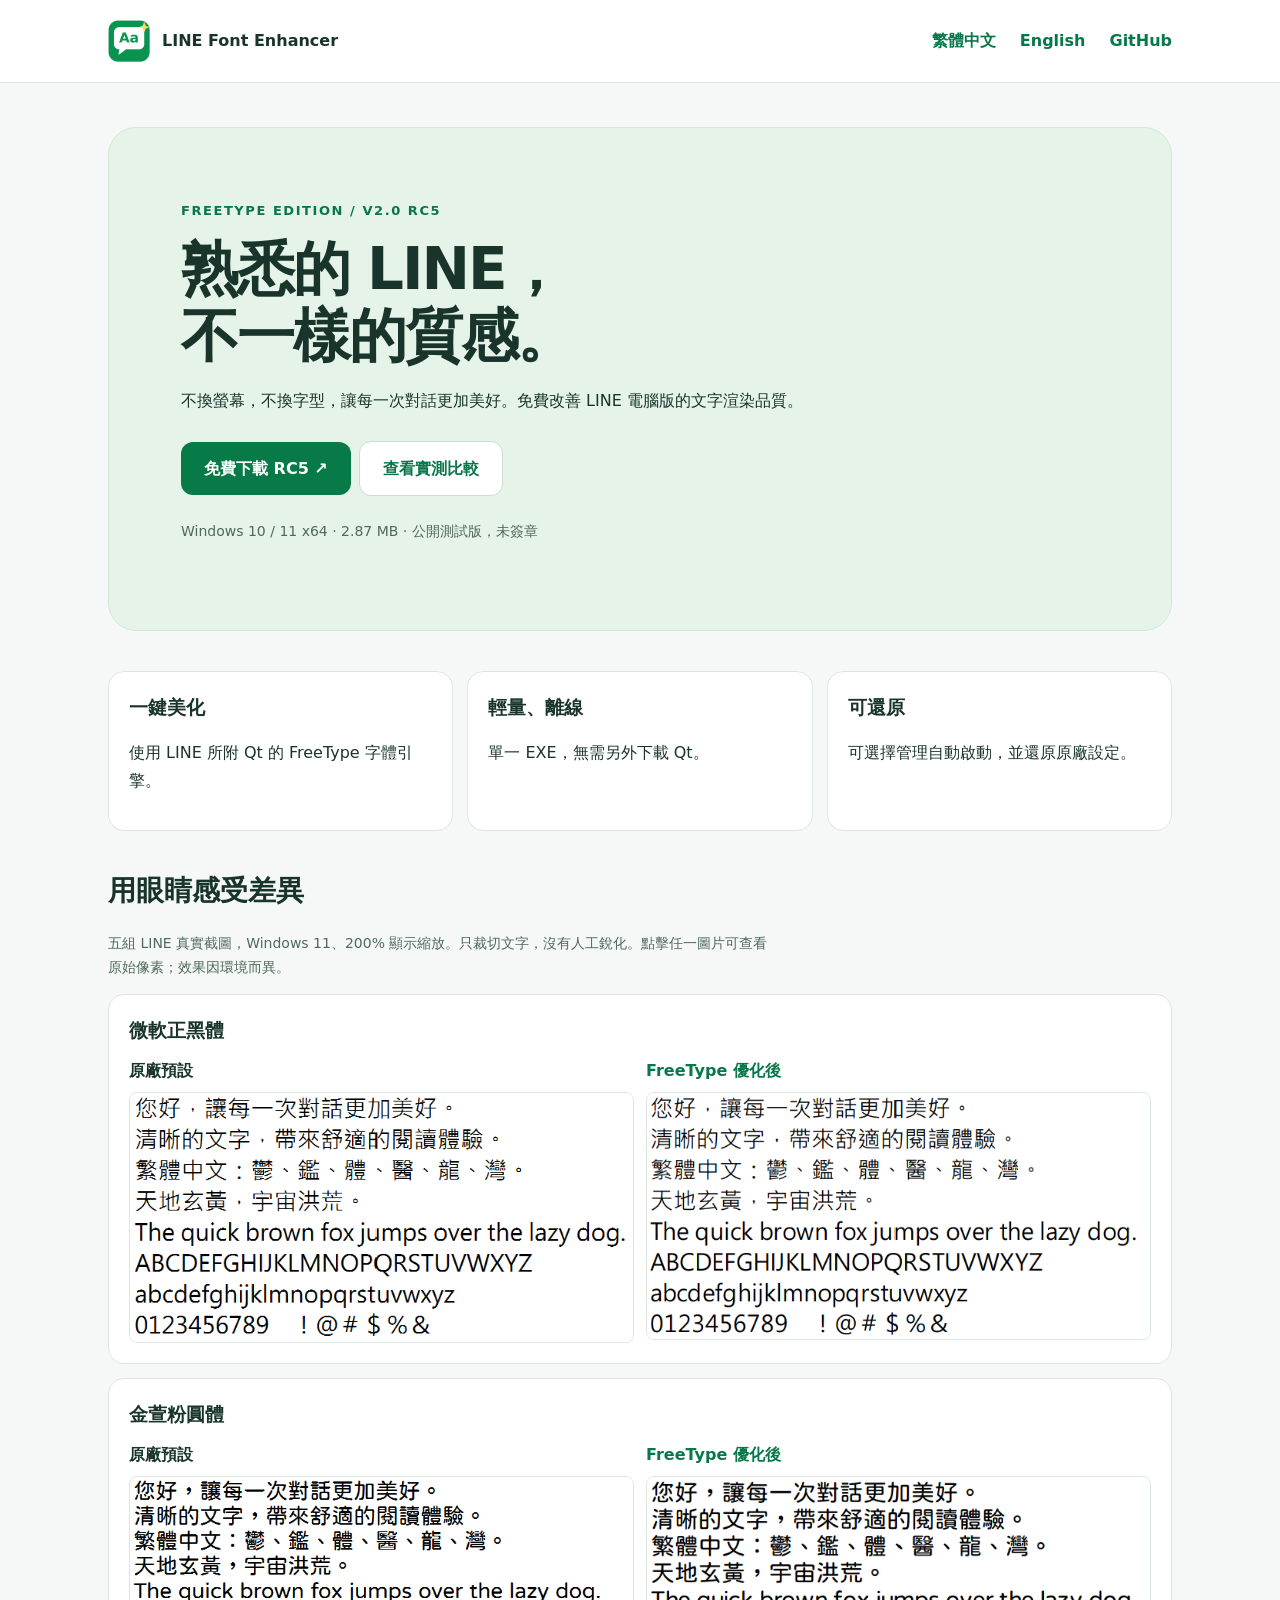
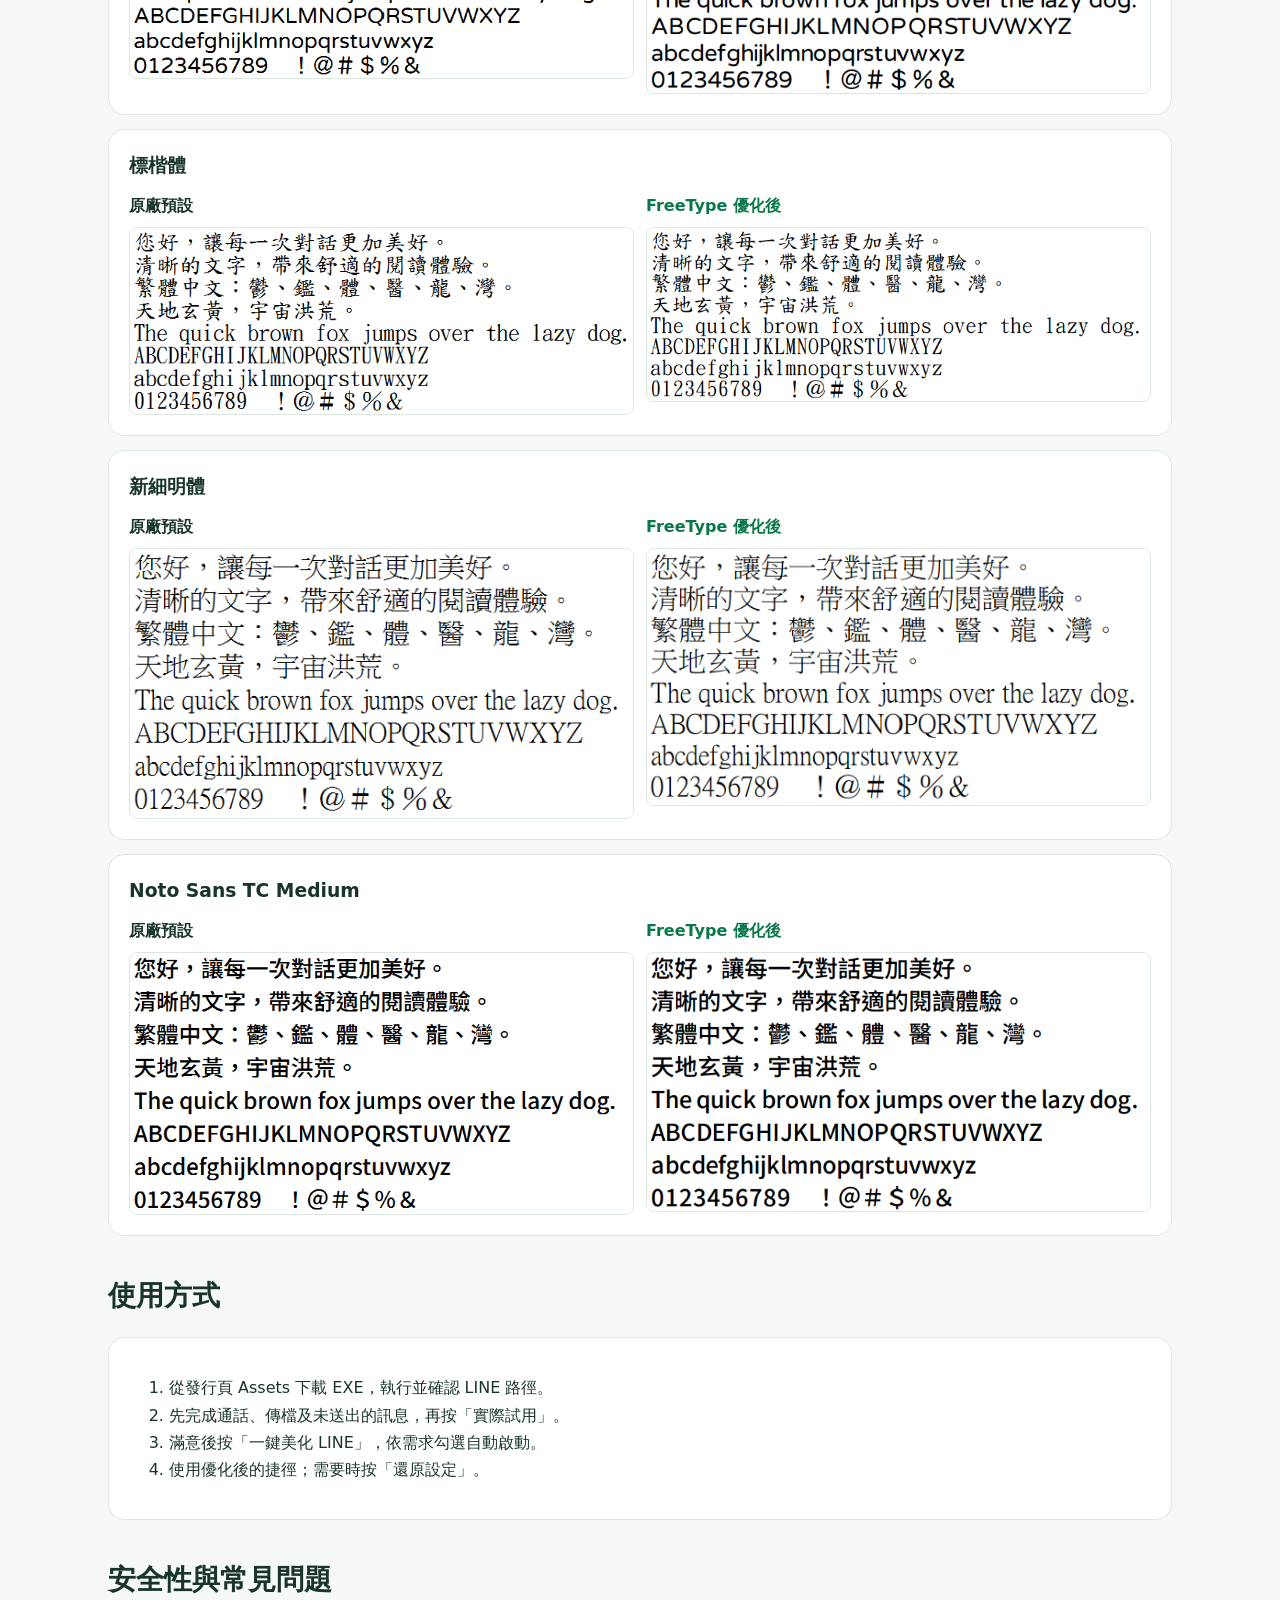
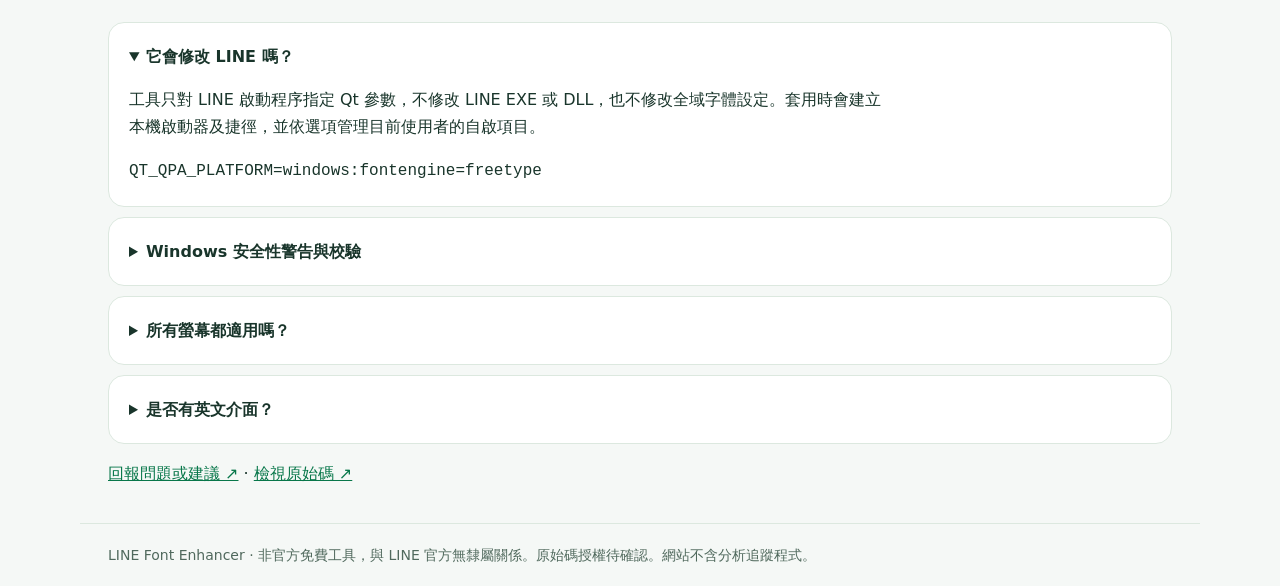
<file: docs/index.html>
<!doctype html><html lang="zh-Hant"><head><meta charset="utf-8"><meta name="viewport" content="width=device-width,initial-scale=1"><title>LINE Font Enhancer | LINE 電腦版字體優化工具</title><meta name="description" content="免費 LINE 電腦版字體優化工具，五種字體真實比較，一鍵 FreeType 渲染。"><link rel="canonical" href="https://xcom2001tw-collab.github.io/LINE-Font-Enhancer/"><link rel="alternate" hreflang="zh-Hant" href="https://xcom2001tw-collab.github.io/LINE-Font-Enhancer/"><link rel="alternate" hreflang="en" href="https://xcom2001tw-collab.github.io/LINE-Font-Enhancer/en.html"><link rel="icon" href="icon.png"><link rel="stylesheet" href="style.css"></head><body><header><nav><img src="icon.png" alt=""><span class="brand">LINE Font Enhancer</span><a href="index.html" lang="zh-Hant">繁體中文</a><a href="en.html" lang="en">English</a><a href="https://github.com/xcom2001tw-collab/LINE-Font-Enhancer">GitHub</a></nav></header><main><section class="hero"><div class="eyebrow">FREETYPE EDITION / V2.0 RC5</div><h1>熟悉的 LINE，<br>不一樣的質感。</h1><p>不換螢幕，不換字型，讓每一次對話更加美好。免費改善 LINE 電腦版的文字渲染品質。</p><a class="btn" href="https://github.com/xcom2001tw-collab/LINE-Font-Enhancer/releases/tag/v2.0-rc5">免費下載 RC5 ↗</a><a class="btn secondary" href="#compare">查看實測比較</a><p class="muted">Windows 10 / 11 x64 · 2.87 MB · 公開測試版，未簽章</p></section><section class="features"><article class="feature"><h3>一鍵美化</h3><p>使用 LINE 所附 Qt 的 FreeType 字體引擎。</p></article><article class="feature"><h3>輕量、離線</h3><p>單一 EXE，無需另外下載 Qt。</p></article><article class="feature"><h3>可還原</h3><p>可選擇管理自動啟動，並還原原廠設定。</p></article></section><section id="compare"><h2>用眼睛感受差異</h2><p class="muted">五組 LINE 真實截圖，Windows 11、200% 顯示縮放。只裁切文字，沒有人工銳化。點擊任一圖片可查看原始像素；效果因環境而異。</p><article class="sample"><h3>微軟正黑體</h3><div class="pair"><figure><figcaption class="">原廠預設</figcaption><a href="sample_0_0.png" target="_blank" rel="noopener"><img src="sample_0_0.png" alt="微軟正黑體 — 原廠" loading="lazy"></a></figure><figure><figcaption class="after">FreeType 優化後</figcaption><a href="sample_0_1.png" target="_blank" rel="noopener"><img src="sample_0_1.png" alt="微軟正黑體 — 優化後" loading="lazy"></a></figure></div></article><article class="sample"><h3>金萱粉圓體</h3><div class="pair"><figure><figcaption class="">原廠預設</figcaption><a href="sample_1_0.png" target="_blank" rel="noopener"><img src="sample_1_0.png" alt="金萱粉圓體 — 原廠" loading="lazy"></a></figure><figure><figcaption class="after">FreeType 優化後</figcaption><a href="sample_1_1.png" target="_blank" rel="noopener"><img src="sample_1_1.png" alt="金萱粉圓體 — 優化後" loading="lazy"></a></figure></div></article><article class="sample"><h3>標楷體</h3><div class="pair"><figure><figcaption class="">原廠預設</figcaption><a href="sample_2_0.png" target="_blank" rel="noopener"><img src="sample_2_0.png" alt="標楷體 — 原廠" loading="lazy"></a></figure><figure><figcaption class="after">FreeType 優化後</figcaption><a href="sample_2_1.png" target="_blank" rel="noopener"><img src="sample_2_1.png" alt="標楷體 — 優化後" loading="lazy"></a></figure></div></article><article class="sample"><h3>新細明體</h3><div class="pair"><figure><figcaption class="">原廠預設</figcaption><a href="sample_3_0.png" target="_blank" rel="noopener"><img src="sample_3_0.png" alt="新細明體 — 原廠" loading="lazy"></a></figure><figure><figcaption class="after">FreeType 優化後</figcaption><a href="sample_3_1.png" target="_blank" rel="noopener"><img src="sample_3_1.png" alt="新細明體 — 優化後" loading="lazy"></a></figure></div></article><article class="sample"><h3>Noto Sans TC Medium</h3><div class="pair"><figure><figcaption class="">原廠預設</figcaption><a href="sample_4_0.png" target="_blank" rel="noopener"><img src="sample_4_0.png" alt="Noto Sans TC Medium — 原廠" loading="lazy"></a></figure><figure><figcaption class="after">FreeType 優化後</figcaption><a href="sample_4_1.png" target="_blank" rel="noopener"><img src="sample_4_1.png" alt="Noto Sans TC Medium — 優化後" loading="lazy"></a></figure></div></article></section><h2>使用方式</h2><div class="steps"><ol><li>從發行頁 Assets 下載 EXE，執行並確認 LINE 路徑。</li><li>先完成通話、傳檔及未送出的訊息，再按「實際試用」。</li><li>滿意後按「一鍵美化 LINE」，依需求勾選自動啟動。</li><li>使用優化後的捷徑；需要時按「還原設定」。</li></ol></div><h2>安全性與常見問題</h2><details open><summary>它會修改 LINE 嗎？</summary><p>工具只對 LINE 啟動程序指定 Qt 參數，不修改 LINE EXE 或 DLL，也不修改全域字體設定。套用時會建立本機啟動器及捷徑，並依選項管理目前使用者的自啟項目。</p><code>QT_QPA_PLATFORM=windows:fontengine=freetype</code></details><details><summary>Windows 安全性警告與校驗</summary><p>目前 EXE 尚未取得數位簽章。請勿關閉防毒軟體；可以檢視原始碼或核對以下 SHA-256。</p><code>dc17ea216d858b2a22f1e1e085922c3a007fbc3213ee73c835d90b5353b6d50c</code></details><details><summary>所有螢幕都適用嗎？</summary><p>目前主要在 Windows 11、200% DPI 測試；其他環境及 LINE 版本尚待驗證。工具不保證改善所有字體。</p></details><details><summary>是否有英文介面？</summary><p>目前程式介面為繁體中文，網站提供中英文說明。歡迎提出語言需求。</p></details><p><a href="https://github.com/xcom2001tw-collab/LINE-Font-Enhancer/issues">回報問題或建議 ↗</a> · <a href="https://github.com/xcom2001tw-collab/LINE-Font-Enhancer">檢視原始碼 ↗</a></p></main><footer>LINE Font Enhancer · 非官方免費工具，與 LINE 官方無隸屬關係。原始碼授權待確認。網站不含分析追蹤程式。</footer></body></html>
</file>
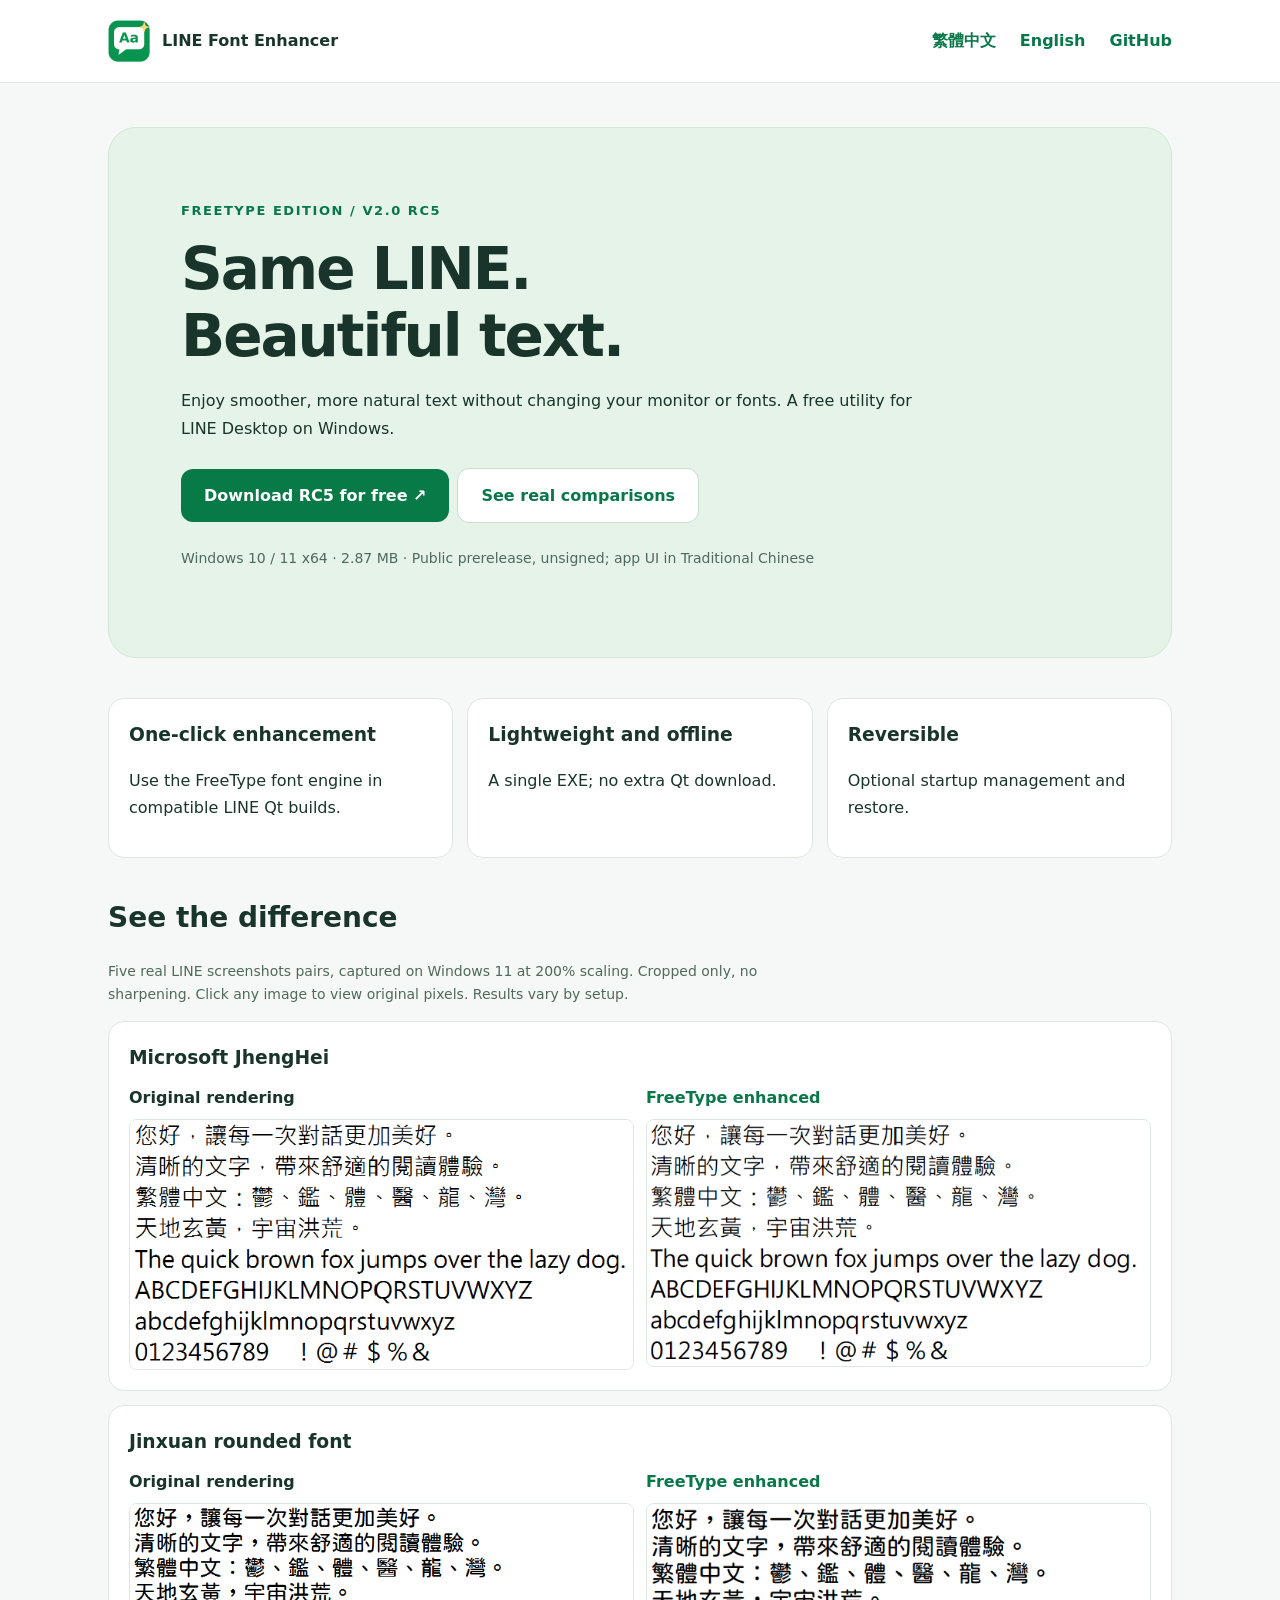
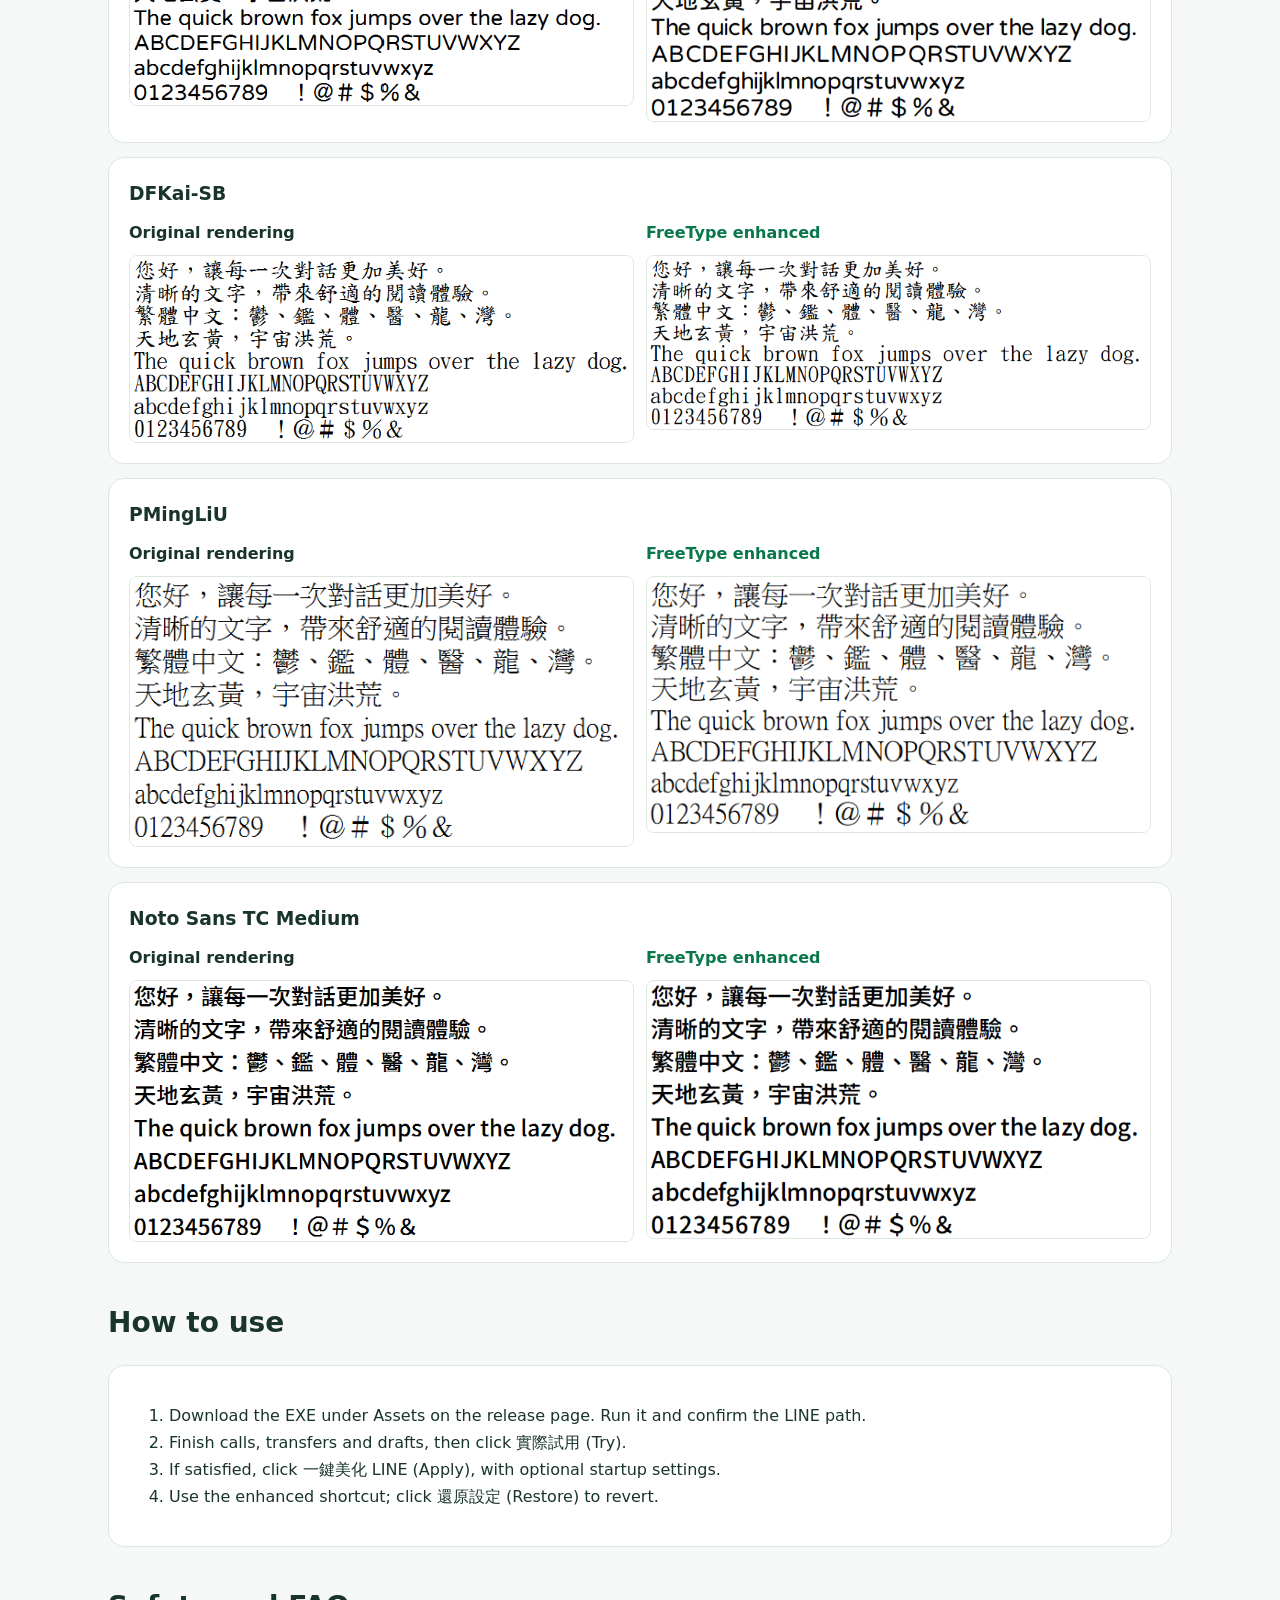
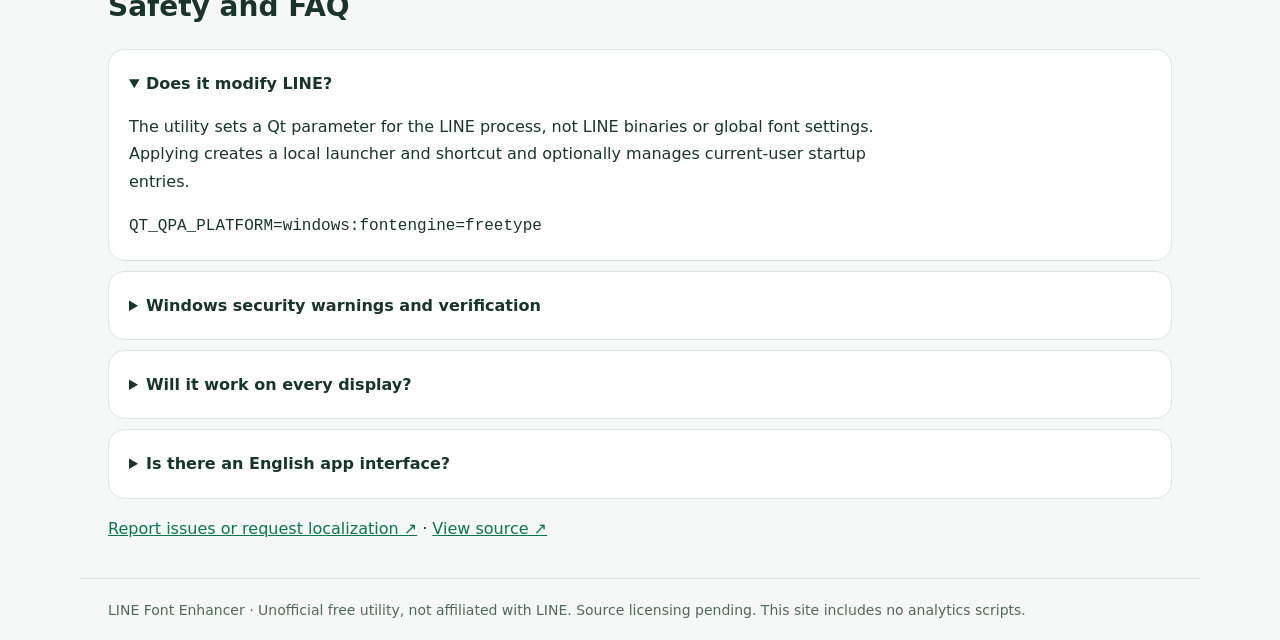
<file: docs/en.html>
<!doctype html><html lang="en"><head><meta charset="utf-8"><meta name="viewport" content="width=device-width,initial-scale=1"><title>LINE Font Enhancer | FreeType text rendering for LINE Desktop</title><meta name="description" content="Free Windows utility for smoother LINE Desktop text rendering, with five real before-and-after font comparisons."><link rel="canonical" href="https://xcom2001tw-collab.github.io/LINE-Font-Enhancer/en.html"><link rel="alternate" hreflang="zh-Hant" href="https://xcom2001tw-collab.github.io/LINE-Font-Enhancer/"><link rel="alternate" hreflang="en" href="https://xcom2001tw-collab.github.io/LINE-Font-Enhancer/en.html"><link rel="icon" href="icon.png"><link rel="stylesheet" href="style.css"></head><body><header><nav><img src="icon.png" alt=""><span class="brand">LINE Font Enhancer</span><a href="index.html" lang="zh-Hant">繁體中文</a><a href="en.html" lang="en">English</a><a href="https://github.com/xcom2001tw-collab/LINE-Font-Enhancer">GitHub</a></nav></header><main><section class="hero"><div class="eyebrow">FREETYPE EDITION / V2.0 RC5</div><h1>Same LINE.<br>Beautiful text.</h1><p>Enjoy smoother, more natural text without changing your monitor or fonts. A free utility for LINE Desktop on Windows.</p><a class="btn" href="https://github.com/xcom2001tw-collab/LINE-Font-Enhancer/releases/tag/v2.0-rc5">Download RC5 for free ↗</a><a class="btn secondary" href="#compare">See real comparisons</a><p class="muted">Windows 10 / 11 x64 · 2.87 MB · Public prerelease, unsigned; app UI in Traditional Chinese</p></section><section class="features"><article class="feature"><h3>One-click enhancement</h3><p>Use the FreeType font engine in compatible LINE Qt builds.</p></article><article class="feature"><h3>Lightweight and offline</h3><p>A single EXE; no extra Qt download.</p></article><article class="feature"><h3>Reversible</h3><p>Optional startup management and restore.</p></article></section><section id="compare"><h2>See the difference</h2><p class="muted">Five real LINE screenshots pairs, captured on Windows 11 at 200% scaling. Cropped only, no sharpening. Click any image to view original pixels. Results vary by setup.</p><article class="sample"><h3>Microsoft JhengHei</h3><div class="pair"><figure><figcaption class="">Original rendering</figcaption><a href="sample_0_0.png" target="_blank" rel="noopener"><img src="sample_0_0.png" alt="Microsoft JhengHei — Before" loading="lazy"></a></figure><figure><figcaption class="after">FreeType enhanced</figcaption><a href="sample_0_1.png" target="_blank" rel="noopener"><img src="sample_0_1.png" alt="Microsoft JhengHei — After" loading="lazy"></a></figure></div></article><article class="sample"><h3>Jinxuan rounded font</h3><div class="pair"><figure><figcaption class="">Original rendering</figcaption><a href="sample_1_0.png" target="_blank" rel="noopener"><img src="sample_1_0.png" alt="Jinxuan rounded font — Before" loading="lazy"></a></figure><figure><figcaption class="after">FreeType enhanced</figcaption><a href="sample_1_1.png" target="_blank" rel="noopener"><img src="sample_1_1.png" alt="Jinxuan rounded font — After" loading="lazy"></a></figure></div></article><article class="sample"><h3>DFKai-SB</h3><div class="pair"><figure><figcaption class="">Original rendering</figcaption><a href="sample_2_0.png" target="_blank" rel="noopener"><img src="sample_2_0.png" alt="DFKai-SB — Before" loading="lazy"></a></figure><figure><figcaption class="after">FreeType enhanced</figcaption><a href="sample_2_1.png" target="_blank" rel="noopener"><img src="sample_2_1.png" alt="DFKai-SB — After" loading="lazy"></a></figure></div></article><article class="sample"><h3>PMingLiU</h3><div class="pair"><figure><figcaption class="">Original rendering</figcaption><a href="sample_3_0.png" target="_blank" rel="noopener"><img src="sample_3_0.png" alt="PMingLiU — Before" loading="lazy"></a></figure><figure><figcaption class="after">FreeType enhanced</figcaption><a href="sample_3_1.png" target="_blank" rel="noopener"><img src="sample_3_1.png" alt="PMingLiU — After" loading="lazy"></a></figure></div></article><article class="sample"><h3>Noto Sans TC Medium</h3><div class="pair"><figure><figcaption class="">Original rendering</figcaption><a href="sample_4_0.png" target="_blank" rel="noopener"><img src="sample_4_0.png" alt="Noto Sans TC Medium — Before" loading="lazy"></a></figure><figure><figcaption class="after">FreeType enhanced</figcaption><a href="sample_4_1.png" target="_blank" rel="noopener"><img src="sample_4_1.png" alt="Noto Sans TC Medium — After" loading="lazy"></a></figure></div></article></section><h2>How to use</h2><div class="steps"><ol><li>Download the EXE under Assets on the release page. Run it and confirm the LINE path.</li><li>Finish calls, transfers and drafts, then click 實際試用 (Try).</li><li>If satisfied, click 一鍵美化 LINE (Apply), with optional startup settings.</li><li>Use the enhanced shortcut; click 還原設定 (Restore) to revert.</li></ol></div><h2>Safety and FAQ</h2><details open><summary>Does it modify LINE?</summary><p>The utility sets a Qt parameter for the LINE process, not LINE binaries or global font settings. Applying creates a local launcher and shortcut and optionally manages current-user startup entries.</p><code>QT_QPA_PLATFORM=windows:fontengine=freetype</code></details><details><summary>Windows security warnings and verification</summary><p>The EXE is unsigned. Do not disable antivirus. Review the source or verify this SHA-256 checksum.</p><code>dc17ea216d858b2a22f1e1e085922c3a007fbc3213ee73c835d90b5353b6d50c</code></details><details><summary>Will it work on every display?</summary><p>Tested primarily on Windows 11 at 200% DPI. Other systems and LINE versions need verification; improvement is not guaranteed.</p></details><details><summary>Is there an English app interface?</summary><p>The app currently uses Traditional Chinese. This website offers English guidance. Localization requests are welcome.</p></details><p><a href="https://github.com/xcom2001tw-collab/LINE-Font-Enhancer/issues">Report issues or request localization ↗</a> · <a href="https://github.com/xcom2001tw-collab/LINE-Font-Enhancer">View source ↗</a></p></main><footer>LINE Font Enhancer · Unofficial free utility, not affiliated with LINE. Source licensing pending. This site includes no analytics scripts.</footer></body></html>
</file>
<file: docs/style.css>
*{box-sizing:border-box}html{scroll-behavior:smooth}body{margin:0;background:#f5f8f6;color:#19352b;font:16px/1.7 system-ui,"Microsoft JhengHei",sans-serif}a{color:#08774a}header{background:white;border-bottom:1px solid #dce8df}nav,main,footer{max-width:1120px;margin:auto;padding:20px 28px}nav{display:flex;align-items:center;gap:12px;flex-wrap:wrap}nav img{width:42px}nav .brand{font-weight:750;margin-right:auto}nav a{text-decoration:none;font-weight:600}nav a+a{margin-left:12px}.hero{background:#e5f3e9;border:1px solid #d3e8d9;border-radius:28px;padding:clamp(25px,6vw,72px);margin:24px 0 40px}.eyebrow{font-size:13px;letter-spacing:.12em;font-weight:750;color:#08774a}h1{font-size:clamp(34px,5vw,58px);line-height:1.15;margin:14px 0 18px;letter-spacing:-.035em}h2{font-size:28px;line-height:1.3;margin-top:42px}h3{margin:0 0 10px}p{max-width:75ch}.btn{display:inline-block;background:#087a47;color:white;text-decoration:none;padding:13px 23px;border-radius:12px;font-weight:700;margin:10px 8px 10px 0}.secondary{background:white;color:#08774a;border:1px solid #c9ddd0}.muted{color:#50695d;font-size:14px}.features{display:grid;grid-template-columns:repeat(3,1fr);gap:14px}.feature,details,.sample,.steps{background:white;border:1px solid #dce8df;border-radius:16px;padding:20px}.pair{display:grid;grid-template-columns:1fr 1fr;gap:12px}.pair figure{margin:0;min-width:0}.pair figcaption{font-weight:700;margin-bottom:8px}.pair img{width:100%;height:auto;display:block}.pair a{display:block;background:white;border:1px solid #dce8df;border-radius:8px;overflow:hidden}.sample{margin:14px 0}.after{color:#08774a}details{margin:10px 0}summary{cursor:pointer;font-weight:650}code{overflow-wrap:anywhere}footer{color:#50695d;border-top:1px solid #dce8df;font-size:14px}@media(max-width:650px){nav,main,footer{padding:14px}.features,.pair{grid-template-columns:1fr}.hero{margin-top:10px}.sample{padding:12px}}a:focus-visible,summary:focus-visible{outline:3px solid #15985b;outline-offset:4px}
</file>
